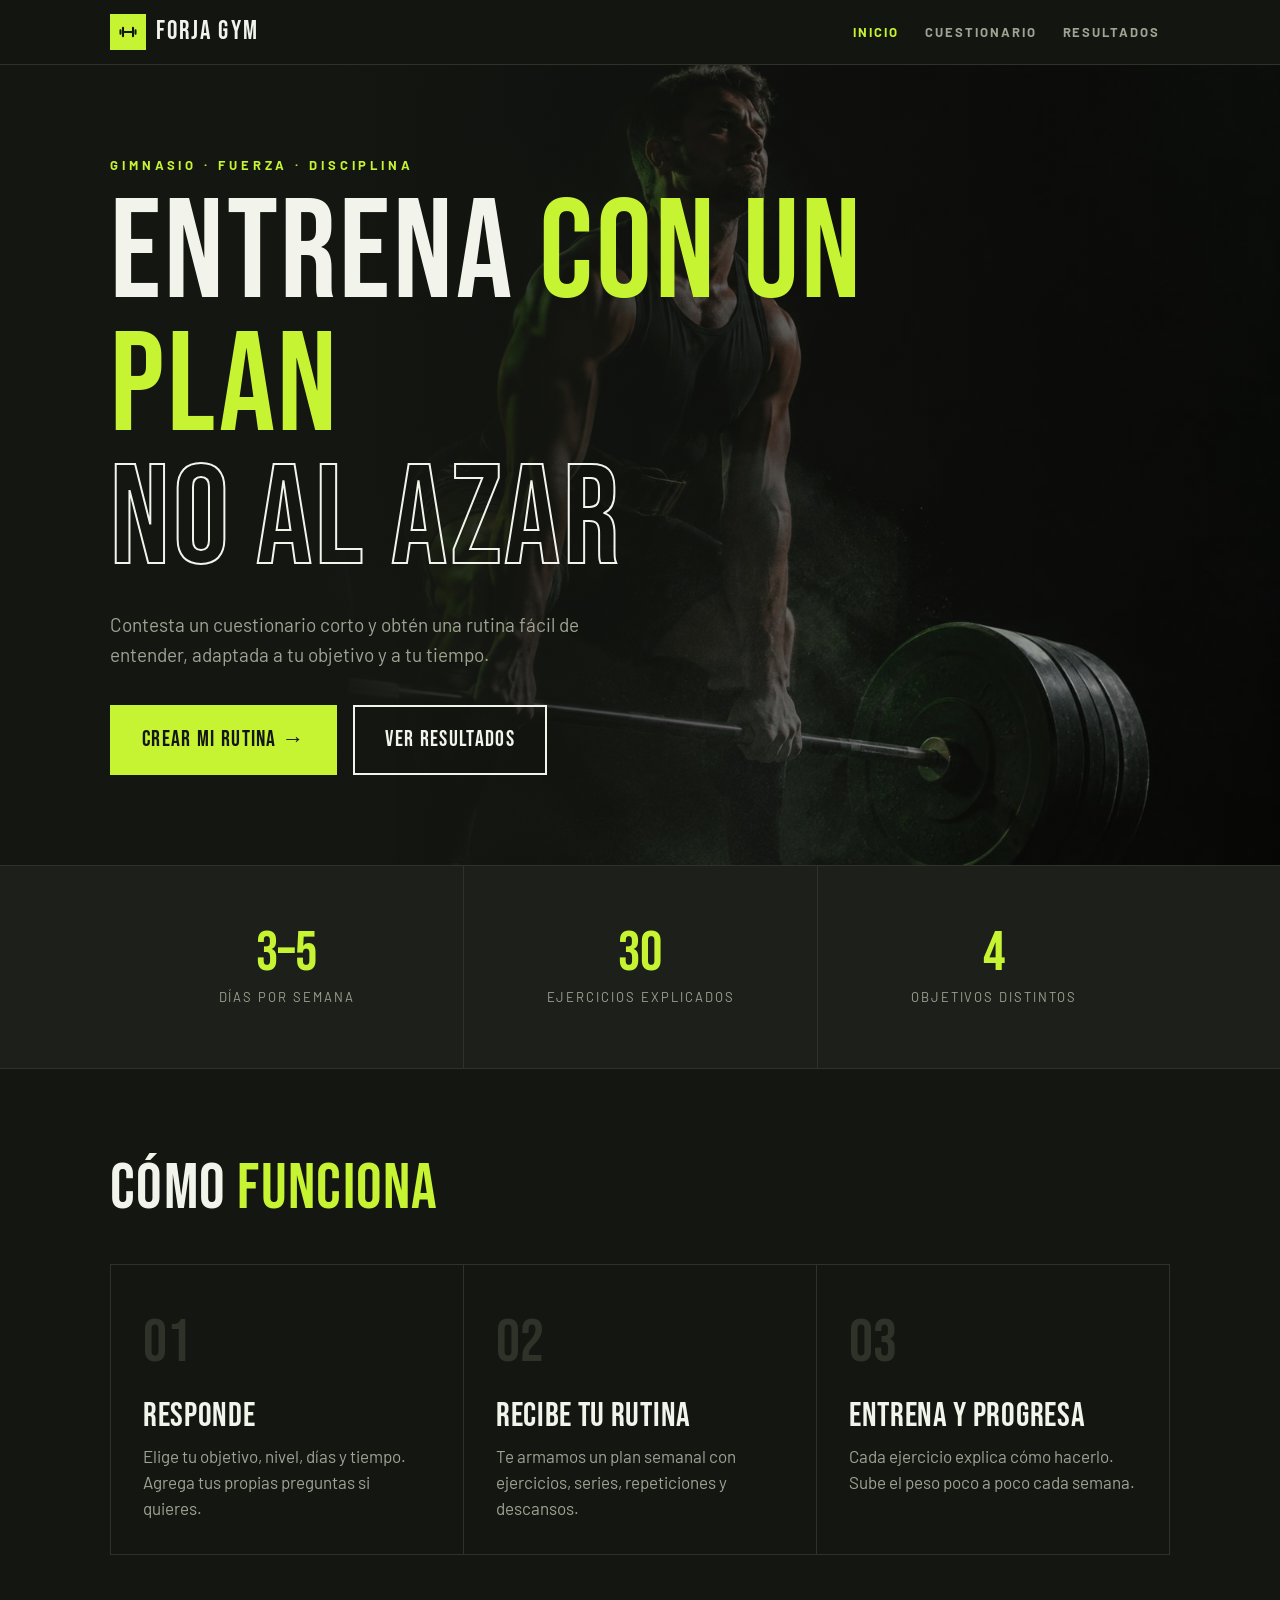
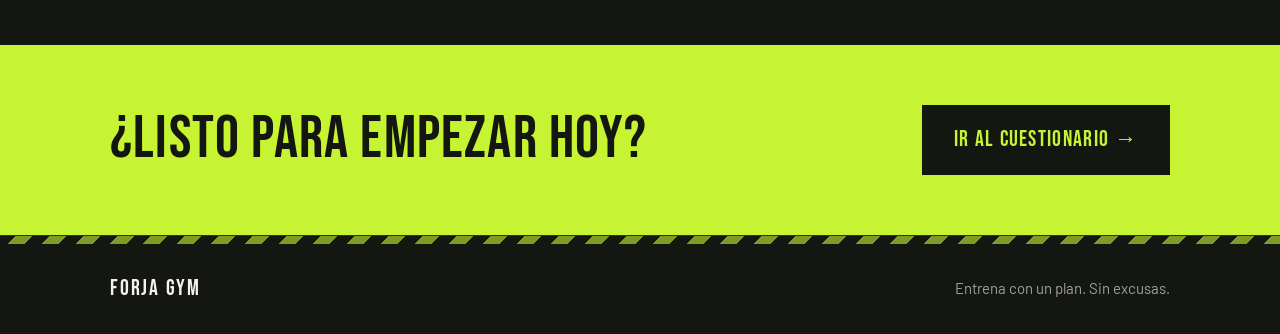
<file: index.html>
<!DOCTYPE html>
<html lang="es">
<head>
  <meta charset="UTF-8">
  <meta name="viewport" content="width=device-width, initial-scale=1.0">
  <title>Forja Gym — Tu rutina de entrenamiento a medida</title>
  <meta name="description" content="Responde unas preguntas rápidas y recibe una rutina de gimnasio clara, día por día.">
  <link rel="preconnect" href="https://fonts.googleapis.com">
  <link rel="preconnect" href="https://fonts.gstatic.com" crossorigin>
  <link href="https://fonts.googleapis.com/css2?family=Bebas+Neue&family=Barlow:wght@400;600;700&display=swap" rel="stylesheet">
  <link rel="stylesheet" href="estilos.css">
</head>
<body>
  <header class="encabezado">
    <div class="contenedor">
      <a href="index.html" class="logo"><span class="icono"><svg width="20" height="20" viewBox="0 0 24 24" fill="none" stroke="currentColor" stroke-width="2.5" stroke-linecap="round"><path d="M6 7v10M18 7v10M3 10v4M21 10v4M6 12h12"/></svg></span>FORJA GYM</a>
      <nav class="menu">
        <a href="index.html" class="activo">Inicio</a>
        <a href="preguntas.html">Cuestionario</a>
        <a href="resultados.html">Resultados</a>
      </nav>
    </div>
  </header>
  <main>
    <section class="portada">
      <img src="img/gym-hero.jpg" alt="Atleta levantando una barra en el gimnasio">
      <div class="contenedor">
        <p class="etiqueta sube">Gimnasio · Fuerza · Disciplina</p>
        <h1 class="sube">Entrena <span class="verde">con un plan</span><br><span class="contorno">no al azar</span></h1>
        <p class="intro sube">Contesta un cuestionario corto y obtén una rutina fácil de entender, adaptada a tu objetivo y a tu tiempo.</p>
        <div class="botones sube">
          <a class="boton" href="preguntas.html">Crear mi rutina →</a>
          <a class="boton linea" href="resultados.html">Ver resultados</a>
        </div>
      </div>
    </section>

    <section class="numeros">
      <div class="contenedor">
        <div><div><strong>3–5</strong><span>días por semana</span></div></div>
        <div><div><strong>30</strong><span>ejercicios explicados</span></div></div>
        <div><div><strong>4</strong><span>objetivos distintos</span></div></div>
      </div>
    </section>

    <section class="seccion">
      <div class="contenedor">
        <h2>Cómo <span class="verde">funciona</span></h2>
        <div class="pasos">
          <div class="paso"><div class="num">01</div><h3>Responde</h3><p>Elige tu objetivo, nivel, días y tiempo. Agrega tus propias preguntas si quieres.</p></div>
          <div class="paso"><div class="num">02</div><h3>Recibe tu rutina</h3><p>Te armamos un plan semanal con ejercicios, series, repeticiones y descansos.</p></div>
          <div class="paso"><div class="num">03</div><h3>Entrena y progresa</h3><p>Cada ejercicio explica cómo hacerlo. Sube el peso poco a poco cada semana.</p></div>
        </div>
      </div>
    </section>

    <section class="llamado">
      <div class="contenedor">
        <h2>¿Listo para empezar hoy?</h2>
        <a class="boton oscuro" href="preguntas.html">Ir al cuestionario →</a>
      </div>
    </section>
  </main>
  <footer class="pie">
    <div class="franja"></div>
    <div class="contenedor"><span class="marca">FORJA GYM</span><span>Entrena con un plan. Sin excusas.</span></div>
  </footer>
</body>
</html>
</file>
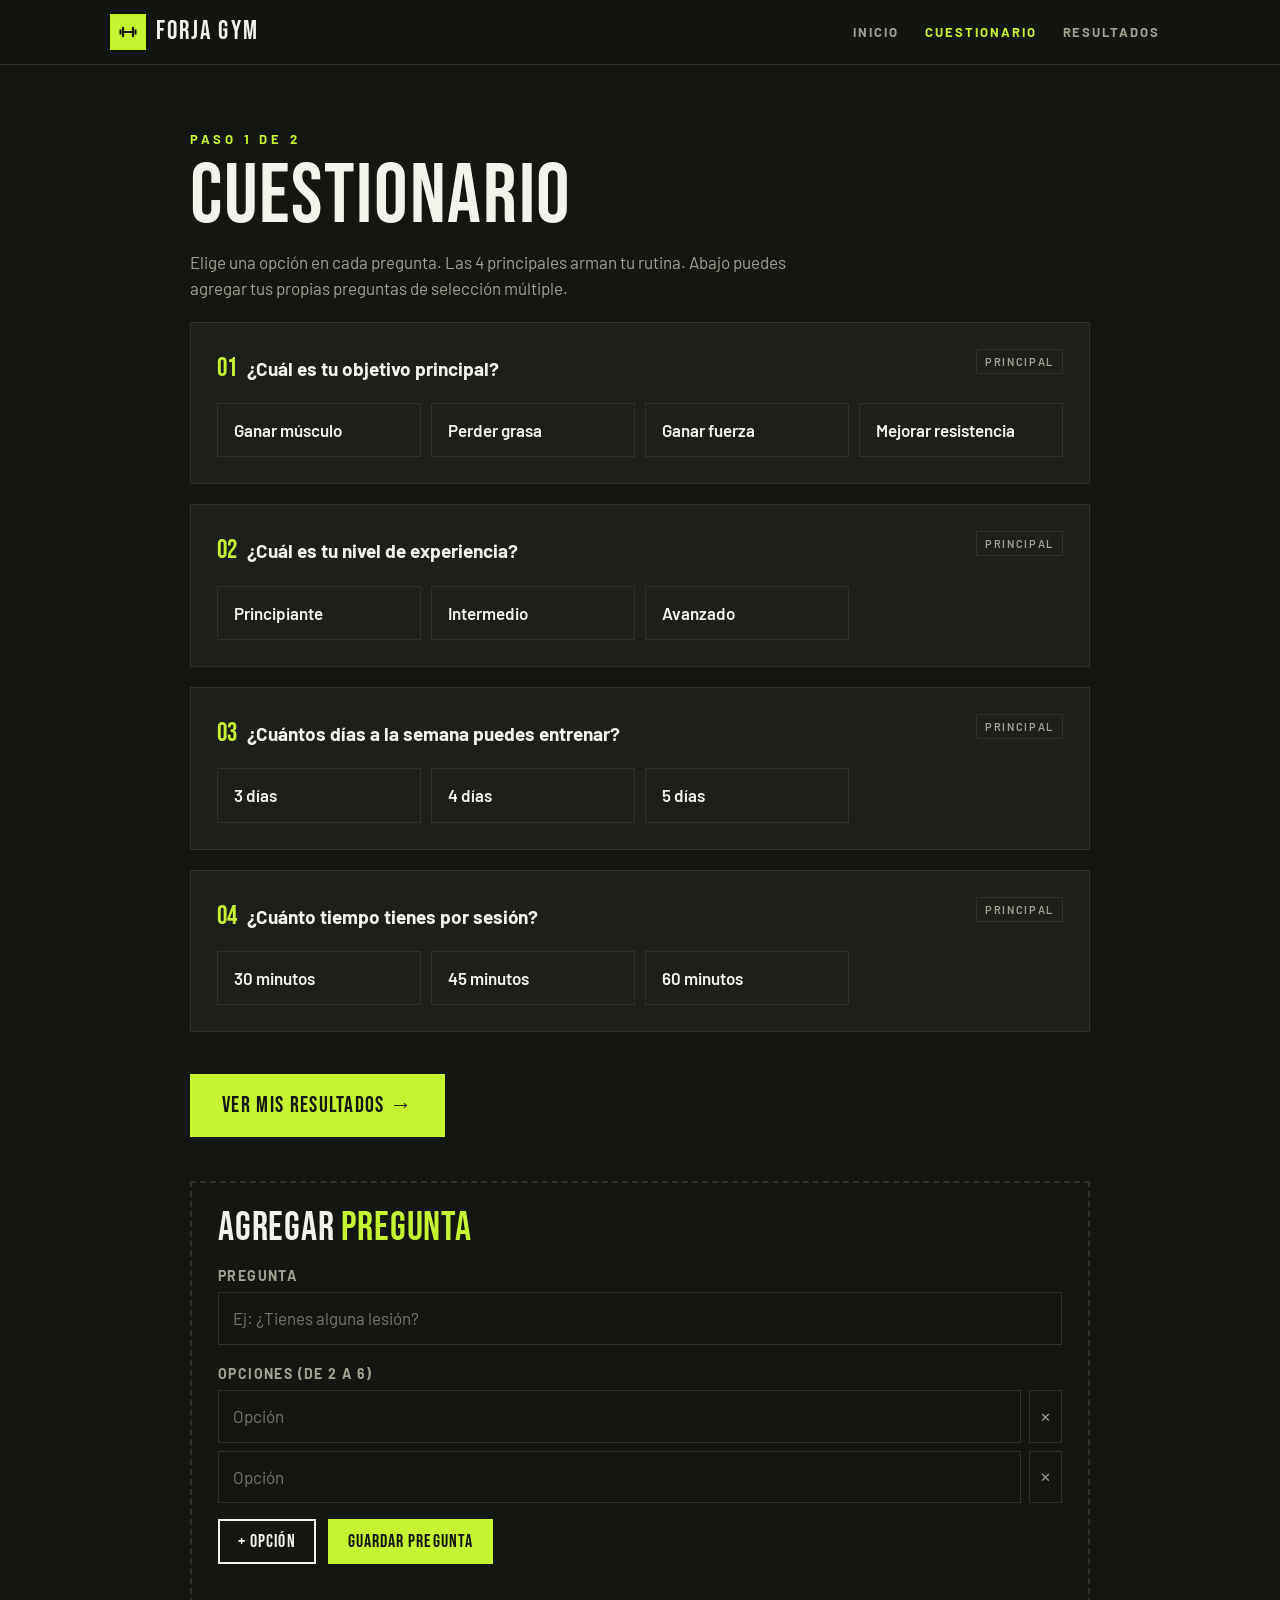
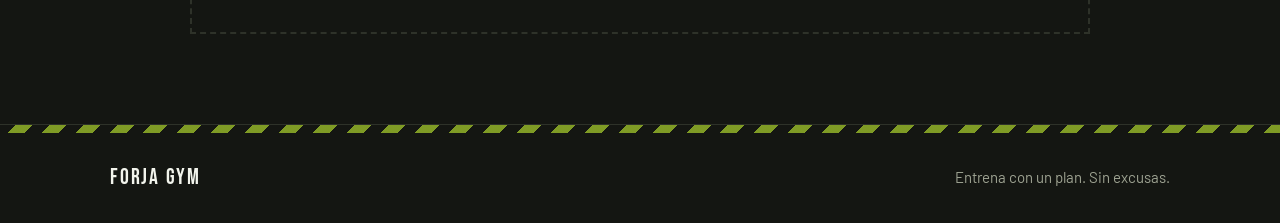
<file: preguntas.html>
<!DOCTYPE html>
<html lang="es">
<head>
  <meta charset="UTF-8">
  <meta name="viewport" content="width=device-width, initial-scale=1.0">
  <title>Cuestionario — Forja Gym</title>
  <meta name="description" content="Responde preguntas de selección múltiple y agrega las tuyas para armar tu rutina.">
  <link rel="preconnect" href="https://fonts.googleapis.com">
  <link rel="preconnect" href="https://fonts.gstatic.com" crossorigin>
  <link href="https://fonts.googleapis.com/css2?family=Bebas+Neue&family=Barlow:wght@400;600;700&display=swap" rel="stylesheet">
  <link rel="stylesheet" href="estilos.css">
</head>
<body>
  <header class="encabezado">
    <div class="contenedor">
      <a href="index.html" class="logo"><span class="icono"><svg width="20" height="20" viewBox="0 0 24 24" fill="none" stroke="currentColor" stroke-width="2.5" stroke-linecap="round"><path d="M6 7v10M18 7v10M3 10v4M21 10v4M6 12h12"/></svg></span>FORJA GYM</a>
      <nav class="menu">
        <a href="index.html">Inicio</a>
        <a href="preguntas.html" class="activo">Cuestionario</a>
        <a href="resultados.html">Resultados</a>
      </nav>
    </div>
  </header>
  <main>
    <div class="contenedor pagina">
      <p class="etiqueta">Paso 1 de 2</p>
      <h1>Cuestionario</h1>
      <p class="suave">Elige una opción en cada pregunta. Las 4 principales arman tu rutina. Abajo puedes agregar tus propias preguntas de selección múltiple.</p>

      <form id="cuestionario">
        <div id="lista-preguntas"></div>
        <p id="aviso" class="aviso"></p>
        <button type="submit" class="boton">Ver mis resultados →</button>
      </form>

      <form id="nueva-pregunta" class="agregar">
        <h2>Agregar <span class="verde">pregunta</span></h2>
        <label for="texto-pregunta">Pregunta</label>
        <input id="texto-pregunta" class="campo" placeholder="Ej: ¿Tienes alguna lesión?" maxlength="120">
        <label>Opciones (de 2 a 6)</label>
        <div id="opciones-nuevas"></div>
        <div class="acciones">
          <button type="button" id="mas-opcion" class="boton linea chico">+ Opción</button>
          <button type="submit" class="boton chico">Guardar pregunta</button>
        </div>
        <p id="aviso-nueva" class="aviso"></p>
      </form>
    </div>
  </main>
  <footer class="pie">
    <div class="franja"></div>
    <div class="contenedor"><span class="marca">FORJA GYM</span><span>Entrena con un plan. Sin excusas.</span></div>
  </footer>
  <script src="app.js"></script>
  <script>iniciarCuestionario();</script>
</body>
</html>
</file>
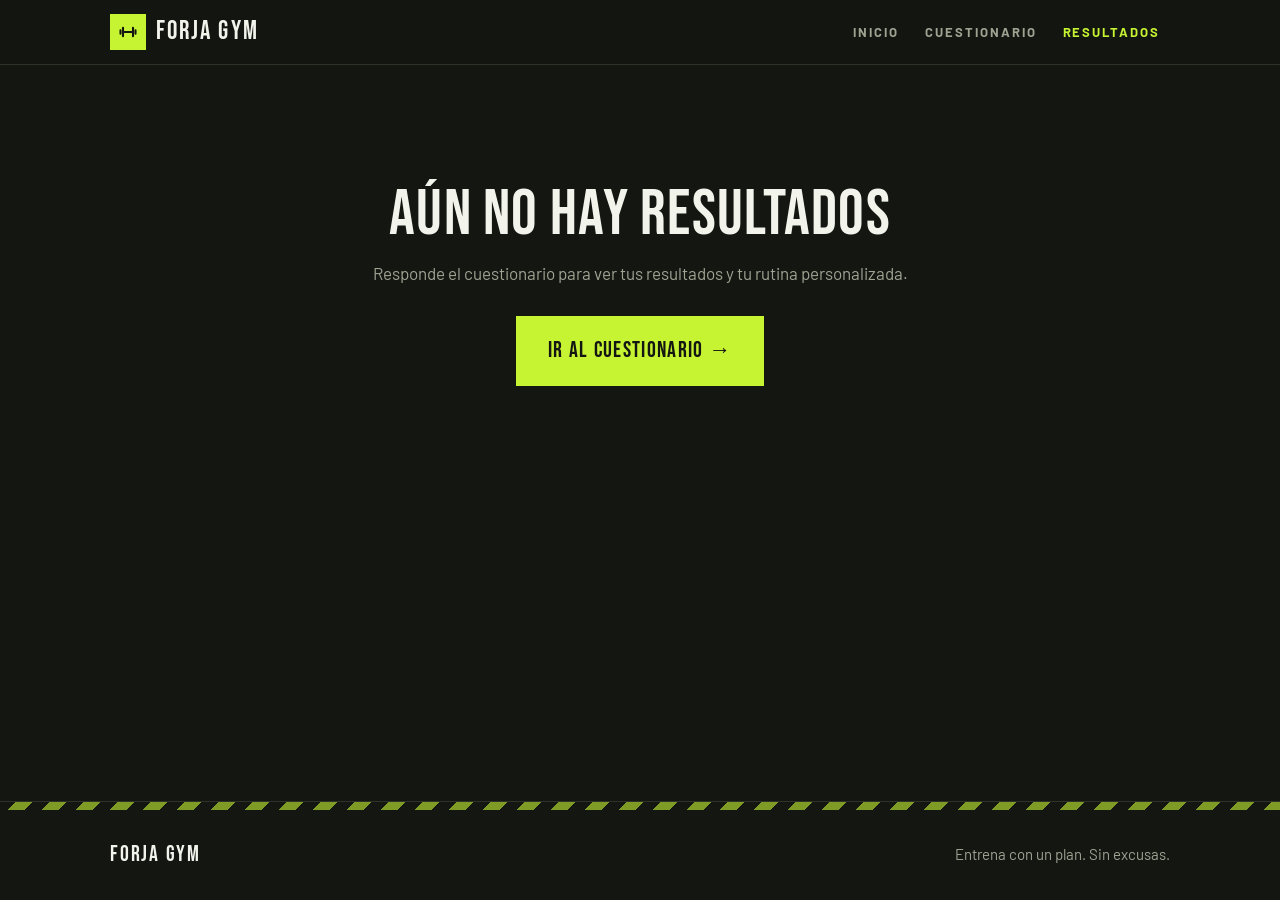
<file: resultados.html>
<!DOCTYPE html>
<html lang="es">
<head>
  <meta charset="UTF-8">
  <meta name="viewport" content="width=device-width, initial-scale=1.0">
  <title>Tus resultados y rutina — Forja Gym</title>
  <meta name="description" content="Mira tus respuestas y la rutina de gimnasio semanal creada para ti.">
  <link rel="preconnect" href="https://fonts.googleapis.com">
  <link rel="preconnect" href="https://fonts.gstatic.com" crossorigin>
  <link href="https://fonts.googleapis.com/css2?family=Bebas+Neue&family=Barlow:wght@400;600;700&display=swap" rel="stylesheet">
  <link rel="stylesheet" href="estilos.css">
</head>
<body>
  <header class="encabezado">
    <div class="contenedor">
      <a href="index.html" class="logo"><span class="icono"><svg width="20" height="20" viewBox="0 0 24 24" fill="none" stroke="currentColor" stroke-width="2.5" stroke-linecap="round"><path d="M6 7v10M18 7v10M3 10v4M21 10v4M6 12h12"/></svg></span>FORJA GYM</a>
      <nav class="menu">
        <a href="index.html">Inicio</a>
        <a href="preguntas.html">Cuestionario</a>
        <a href="resultados.html" class="activo">Resultados</a>
      </nav>
    </div>
  </header>
  <main>
    <div id="sin-resultados" class="contenedor vacio oculto">
      <h1>Aún no hay resultados</h1>
      <p>Responde el cuestionario para ver tus resultados y tu rutina personalizada.</p>
      <a class="boton" href="preguntas.html">Ir al cuestionario →</a>
    </div>

    <div id="con-resultados" class="contenedor pagina oculto">
      <p class="etiqueta">Paso 2 de 2</p>
      <h1>Tus resultados</h1>

      <section style="margin-top:40px">
        <h2 style="font-size:36px">Tus respuestas</h2>
        <dl id="mis-respuestas" class="respuestas"></dl>
      </section>

      <section style="margin-top:64px">
        <div style="display:flex;flex-wrap:wrap;gap:16px;justify-content:space-between;align-items:flex-end">
          <div>
            <h2 style="font-size:60px">Tu <span class="verde">rutina</span></h2>
            <p id="titulo-rutina" class="suave"></p>
          </div>
          <a class="boton linea chico" href="preguntas.html">↺ Cambiar respuestas</a>
        </div>

        <div class="info">
          <div><strong>⏱ Descanso</strong><span id="descanso"></span></div>
          <div><strong>💡 Consejo</strong><span id="consejo"></span></div>
        </div>

        <p class="suave" style="margin-top:24px;font-size:15px">
          Antes de cada sesión calienta 5–10 minutos (caminar rápido o movilidad).
          Lee “series × reps” así: <strong style="color:var(--texto)">4 × 8–12</strong> = haz 4 series de entre 8 y 12 repeticiones.
        </p>

        <div id="dias"></div>
      </section>
    </div>
  </main>
  <footer class="pie">
    <div class="franja"></div>
    <div class="contenedor"><span class="marca">FORJA GYM</span><span>Entrena con un plan. Sin excusas.</span></div>
  </footer>
  <script src="app.js"></script>
  <script>iniciarResultados();</script>
</body>
</html>
</file>
<file: estilos.css>
/* ===== FORJA GYM · estilos ===== */
:root {
  --fondo: #141612;
  --tarjeta: #1d201a;
  --borde: #2e3229;
  --texto: #f2f4ec;
  --suave: #9ea392;
  --verde: #c6f432;
  --verde-oscuro: #141612;
  --rojo: #ff5a4e;
  --display: "Bebas Neue", Impact, sans-serif;
  --cuerpo: "Barlow", system-ui, sans-serif;
}
* { box-sizing: border-box; margin: 0; padding: 0; }
html { scroll-behavior: smooth; }
body { background: var(--fondo); color: var(--texto); font-family: var(--cuerpo); font-size: 17px; line-height: 1.55; min-height: 100vh; display: flex; flex-direction: column; }
main { flex: 1; }
a { color: inherit; text-decoration: none; }
h1, h2, h3 { font-family: var(--display); font-weight: 400; letter-spacing: .02em; line-height: .95; }
.contenedor { max-width: 1100px; margin: 0 auto; padding: 0 20px; }
.verde { color: var(--verde); }
.suave { color: var(--suave); }
.etiqueta { font-size: 13px; font-weight: 700; letter-spacing: .3em; text-transform: uppercase; color: var(--verde); }

/* Encabezado */
.encabezado { position: sticky; top: 0; z-index: 10; background: rgba(20,22,18,.88); backdrop-filter: blur(8px); border-bottom: 1px solid var(--borde); }
.encabezado .contenedor { display: flex; align-items: center; justify-content: space-between; height: 64px; }
.logo { display: flex; align-items: center; gap: 10px; font-family: var(--display); font-size: 26px; letter-spacing: .08em; }
.logo span.icono { display: grid; place-items: center; width: 36px; height: 36px; background: var(--verde); color: var(--verde-oscuro); font-size: 20px; }
.menu { display: flex; gap: 6px; }
.menu a { padding: 6px 10px; font-size: 13px; font-weight: 700; letter-spacing: .15em; text-transform: uppercase; color: var(--suave); transition: color .2s; }
.menu a:hover { color: var(--texto); }
.menu a.activo { color: var(--verde); }

/* Botones */
.boton { display: inline-flex; align-items: center; gap: 10px; padding: 16px 30px; font-family: var(--display); font-size: 22px; letter-spacing: .06em; border: 2px solid var(--verde); background: var(--verde); color: var(--verde-oscuro); cursor: pointer; transition: transform .15s, box-shadow .2s; }
.boton:hover { transform: translateY(-2px); box-shadow: 0 10px 30px rgba(198,244,50,.25); }
.boton.linea { background: transparent; color: var(--texto); border-color: var(--texto); }
.boton.linea:hover { border-color: var(--verde); color: var(--verde); box-shadow: none; }
.boton.chico { padding: 10px 18px; font-size: 18px; }
.boton.oscuro { background: var(--verde-oscuro); color: var(--verde); border-color: var(--verde-oscuro); }

/* Portada */
.portada { position: relative; isolation: isolate; min-height: 80vh; display: flex; align-items: center; overflow: hidden; }
.portada img { position: absolute; inset: 0; width: 100%; height: 100%; object-fit: cover; object-position: right; z-index: -2; }
.portada::before { content: ""; position: absolute; inset: 0; z-index: -1; background: linear-gradient(90deg, var(--fondo) 25%, rgba(20,22,18,.7) 55%, rgba(20,22,18,.2)); }
.portada .contenedor { width: 100%; padding-top: 90px; padding-bottom: 90px; }
.portada h1 { font-size: clamp(64px, 11vw, 140px); margin: 14px 0 22px; max-width: 800px; }
.contorno { color: transparent; -webkit-text-stroke: 2px var(--texto); }
.portada p.intro { max-width: 520px; font-size: 19px; color: var(--suave); }
.botones { display: flex; flex-wrap: wrap; gap: 16px; margin-top: 36px; }
.sube { animation: sube .7s ease both; }
.sube:nth-child(2) { animation-delay: .1s; } .sube:nth-child(3) { animation-delay: .2s; } .sube:nth-child(4) { animation-delay: .3s; }
@keyframes sube { from { opacity: 0; transform: translateY(24px); } to { opacity: 1; transform: none; } }

/* Números */
.numeros { background: var(--tarjeta); border-top: 1px solid var(--borde); border-bottom: 1px solid var(--borde); }
.numeros .contenedor { display: grid; grid-template-columns: repeat(3, 1fr); }
.numeros div div { padding: 30px 10px; text-align: center; }
.numeros .contenedor > div + div { border-left: 1px solid var(--borde); }
.numeros strong { display: block; font-family: var(--display); font-weight: 400; font-size: 56px; color: var(--verde); line-height: 1; }
.numeros span { font-size: 13px; letter-spacing: .15em; text-transform: uppercase; color: var(--suave); }

/* Pasos */
.seccion { padding: 90px 0; }
.seccion h2 { font-size: clamp(44px, 7vw, 64px); }
.pasos { display: grid; grid-template-columns: repeat(3, 1fr); gap: 1px; background: var(--borde); margin-top: 44px; border: 1px solid var(--borde); }
.paso { background: var(--fondo); padding: 32px; transition: background .2s; }
.paso:hover { background: var(--tarjeta); }
.paso .num { font-family: var(--display); font-size: 60px; color: var(--borde); transition: color .2s; }
.paso:hover .num { color: rgba(198,244,50,.35); }
.paso h3 { font-size: 34px; margin: 10px 0; }
.paso p { color: var(--suave); }
.llamado { background: var(--verde); color: var(--verde-oscuro); }
.llamado .contenedor { display: flex; flex-wrap: wrap; gap: 24px; align-items: center; justify-content: space-between; padding-top: 60px; padding-bottom: 60px; }
.llamado h2 { font-size: clamp(40px, 6vw, 60px); }

/* Páginas internas */
.pagina { padding: 64px 0 90px; max-width: 900px; }
.pagina h1 { font-size: clamp(56px, 9vw, 84px); margin-top: 8px; }
.pagina > p.suave { margin-top: 12px; max-width: 620px; }
.pregunta { background: var(--tarjeta); border: 1px solid var(--borde); padding: 26px; margin-top: 20px; }
.pregunta legend, .pregunta .titulo { display: flex; justify-content: space-between; gap: 12px; width: 100%; font-weight: 700; font-size: 19px; margin-bottom: 14px; }
.pregunta .numero { font-family: var(--display); color: var(--verde); font-size: 26px; margin-right: 10px; font-weight: 400; }
.opciones { display: grid; grid-template-columns: repeat(auto-fill, minmax(190px, 1fr)); gap: 10px; }
.opcion input { position: absolute; opacity: 0; pointer-events: none; }
.opcion span { display: block; padding: 13px 16px; border: 1px solid var(--borde); cursor: pointer; font-weight: 600; transition: border-color .15s, background .15s; }
.opcion span:hover { border-color: var(--suave); }
.opcion input:checked + span { background: var(--verde); border-color: var(--verde); color: var(--verde-oscuro); }
.opcion input:focus-visible + span { outline: 2px solid var(--verde); outline-offset: 2px; }
.borrar { background: none; border: 1px solid var(--borde); color: var(--suave); padding: 4px 10px; font-size: 13px; cursor: pointer; font-family: var(--cuerpo); }
.borrar:hover { border-color: var(--rojo); color: var(--rojo); }
.insignia { font-size: 11px; letter-spacing: .15em; text-transform: uppercase; color: var(--suave); border: 1px solid var(--borde); padding: 3px 8px; align-self: flex-start; font-weight: 600; }
.aviso { color: var(--rojo); margin-top: 16px; font-weight: 600; min-height: 1.5em; }

.agregar { border: 2px dashed var(--borde); padding: 26px; margin-top: 44px; }
.agregar h2 { font-size: 40px; }
.agregar label { display: block; font-size: 14px; font-weight: 700; letter-spacing: .1em; text-transform: uppercase; color: var(--suave); margin: 18px 0 6px; }
.campo { width: 100%; padding: 12px 14px; background: var(--fondo); border: 1px solid var(--borde); color: var(--texto); font: inherit; }
.campo:focus { outline: none; border-color: var(--verde); }
.fila-opcion { display: flex; gap: 8px; margin-bottom: 8px; }
.acciones { display: flex; flex-wrap: wrap; gap: 12px; margin-top: 16px; }

/* Resultados */
.respuestas { display: grid; grid-template-columns: repeat(auto-fill, minmax(260px, 1fr)); gap: 12px; margin-top: 16px; }
.respuesta { background: var(--tarjeta); border: 1px solid var(--borde); padding: 18px; }
.respuesta dt { font-size: 14px; color: var(--suave); }
.respuesta dd { font-family: var(--display); font-size: 30px; color: var(--verde); line-height: 1.1; margin-top: 4px; }
.info { display: grid; grid-template-columns: 1fr 1fr; gap: 12px; margin-top: 24px; }
.info div { border: 1px solid var(--borde); padding: 16px; }
.info strong { display: block; font-size: 13px; letter-spacing: .15em; text-transform: uppercase; }
.info span { color: var(--suave); }
.dia { background: var(--tarjeta); border: 1px solid var(--borde); margin-top: 24px; }
.dia header { display: flex; flex-wrap: wrap; align-items: baseline; gap: 6px 16px; padding: 16px 24px; background: #262a22; border-bottom: 1px solid var(--borde); }
.dia h3 { font-size: 40px; color: var(--verde); }
.dia header span { font-weight: 700; }
.dia ol { list-style: none; }
.dia li { display: grid; grid-template-columns: 2rem 1fr auto; gap: 18px; align-items: center; padding: 16px 24px; border-top: 1px solid var(--borde); }
.dia li:first-child { border-top: 0; }
.dia li .n { font-family: var(--display); font-size: 26px; color: var(--suave); }
.dia li .nombre { font-weight: 700; }
.dia li .como { font-size: 15px; color: var(--suave); }
.dia li .sr { font-family: var(--display); font-size: 32px; white-space: nowrap; }
.dia .cardio { padding: 12px 24px; border-top: 1px solid var(--borde); font-size: 15px; }
.vacio { text-align: center; padding: 120px 0; }
.vacio h1 { font-size: 64px; }
.vacio p { color: var(--suave); margin: 14px 0 30px; }
.oculto { display: none !important; }

/* Pie */
.pie { border-top: 1px solid var(--borde); }
.pie .franja { height: 8px; background: repeating-linear-gradient(-45deg, var(--verde) 0 12px, transparent 12px 24px); opacity: .6; }
.pie .contenedor { display: flex; flex-wrap: wrap; gap: 8px; justify-content: space-between; align-items: center; padding-top: 28px; padding-bottom: 28px; color: var(--suave); font-size: 15px; }
.pie .marca { font-family: var(--display); font-size: 22px; letter-spacing: .08em; color: var(--texto); }

@media (max-width: 720px) {
  .pasos, .info { grid-template-columns: 1fr; }
  .menu a { padding: 6px 5px; font-size: 11px; letter-spacing: .08em; }
  .logo { font-size: 20px; }
  .numeros strong { font-size: 40px; }
  .dia li { grid-template-columns: 1.5rem 1fr; }
  .dia li .sr { grid-column: 2; font-size: 26px; }
}
</file>
